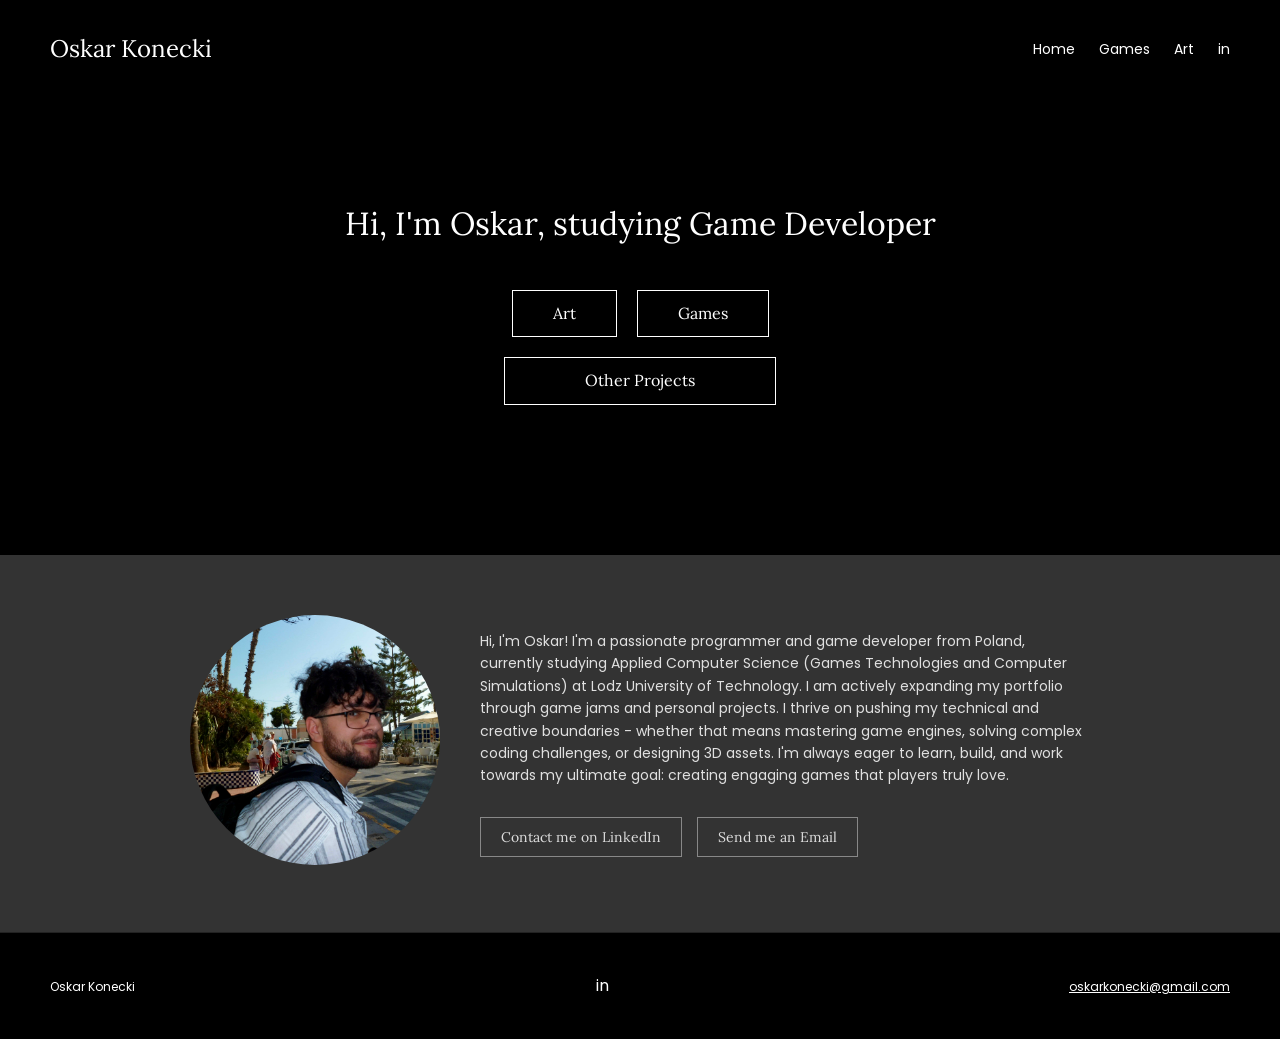
<file: index.html>
<!DOCTYPE html>
<html lang="en">
<head>
    <meta charset="UTF-8">
    <meta name="viewport" content="width=device-width, initial-scale=1.0">
    <title>Oskar Konecki - Portfolio</title>
    <link rel="stylesheet" href="style.css"><link href="https://fonts.googleapis.com/css2?family=Lora:ital,wght@0,400;0,600;1,400&family=Poppins:wght@300;400;500&display=swap" rel="stylesheet"> <link href="https://fonts.googleapis.com/css2?family=Playfair+Display:wght@400;600&family=Roboto:wght@300;400&display=swap" rel="stylesheet">
</head>
<body>

    <header class="navbar">
        <div class="logo"><a href="index.html">Oskar Konecki</a></div>
        <nav>
            <a href="index.html">Home</a>
            <a href="games.html">Games</a>
            <a href="art.html">Art</a>
            <a href="https://www.linkedin.com/in/oskar-konecki-936142355/" target="_blank">in</a>
        </nav>
    </header>

    <section class="hero">
        <h1>Hi, I'm Oskar, studying Game Developer</h1>
        
        <div class="hero-buttons">
            <a href="art.html" class="btn">Art</a>
            <a href="games.html" class="btn">Games</a>
        </div>
        <div class="hero-buttons-bottom">
            <a href="other.html" class="btn btn-wide">Other Projects</a>
        </div>
    </section>

    <section class="about-section">
        <div class="about-container">
            <div class="profile-image">
                <img src="profile.jpg" alt="Oskar Konecki">
            </div>
            <div class="about-text">
                <p>Hi, I'm Oskar! I'm a passionate programmer and game developer from Poland, currently studying Applied Computer Science (Games Technologies and Computer Simulations) at Lodz University of Technology. I am actively expanding my portfolio through game jams and personal projects. I thrive on pushing my technical and creative boundaries - whether that means mastering game engines, solving complex coding challenges, or designing 3D assets. I'm always eager to learn, build, and work towards my ultimate goal: creating engaging games that players truly love.</p>
                <div class="about-buttons">
                    <a href="https://www.linkedin.com/in/oskar-konecki-936142355/" class="btn" target="_blank">Contact me on LinkedIn</a>
                    <a href="mailto:oskarkonecki@gmail.com" class="btn" target="_blank">Send me an Email</a>
                </div>
            </div>
        </div>
    </section>

    <footer class="footer">
        <div class="footer-left">Oskar Konecki</div>
        <div class="footer-center">
           <a href="https://www.linkedin.com/in/oskar-konecki-936142355/" target="_blank">in</a>
        </div>
        <div class="footer-right">
            <a href="mailto:oskarkonecki@gmail.com" target="_blank">oskarkonecki@gmail.com</a>
        </div>
    </footer>

</body>
</html>
</file>
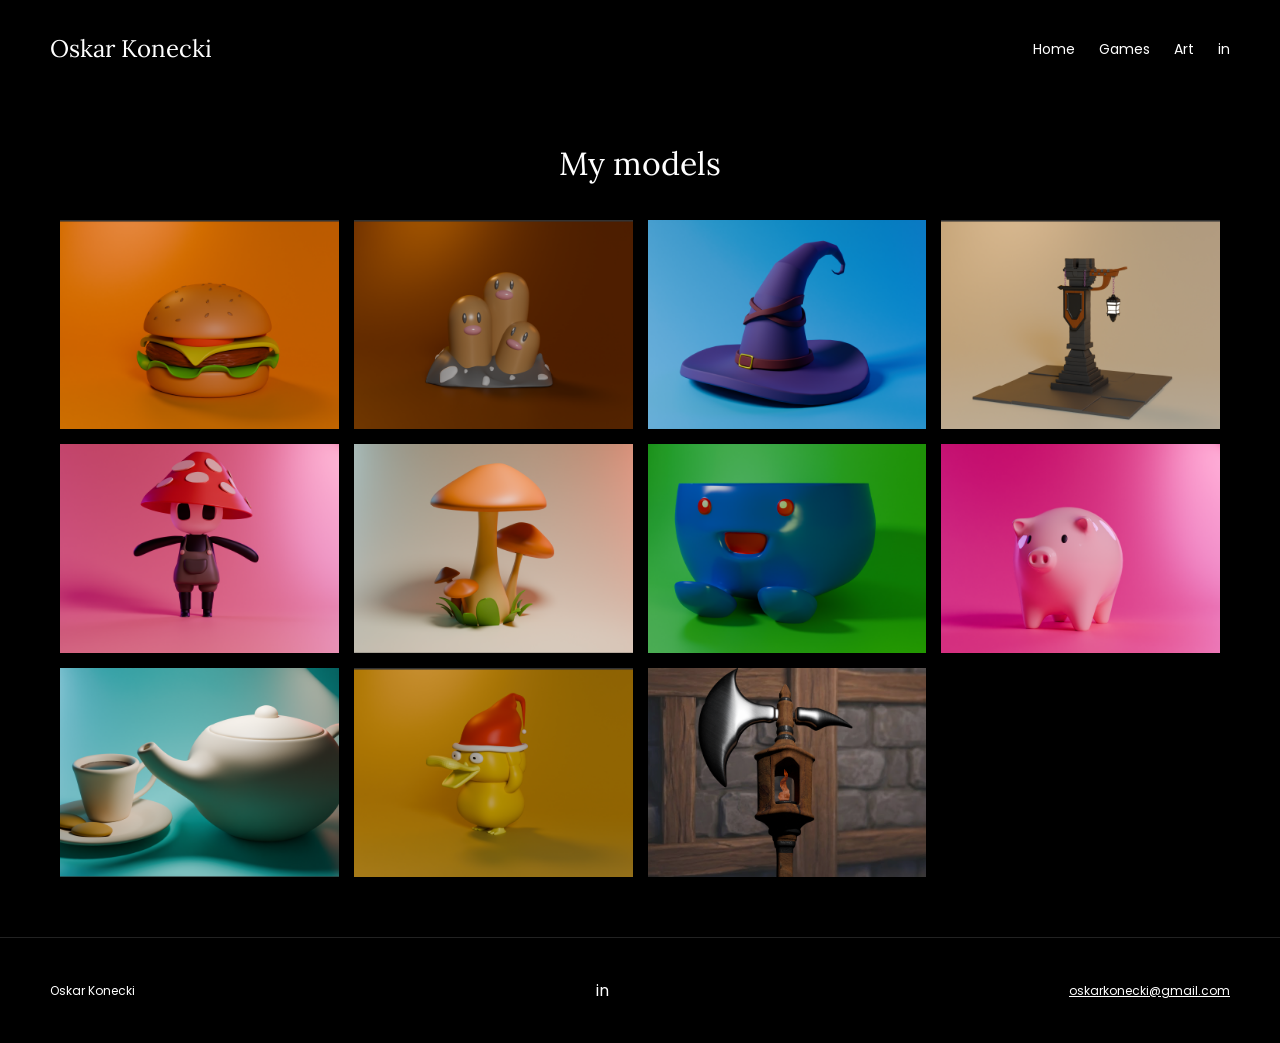
<file: art.html>
<!DOCTYPE html>
<html lang="en">
<head>
    <meta charset="UTF-8">
    <meta name="viewport" content="width=device-width, initial-scale=1.0">
    <title>Art - Oskar Konecki</title>
    <link rel="stylesheet" href="style.css">
    <link href="https://fonts.googleapis.com/css2?family=Lora:ital,wght@0,400;0,600;1,400&family=Poppins:wght@300;400;500&display=swap" rel="stylesheet">
</head>
<body>

    <header class="navbar">
        <div class="logo"><a href="index.html">Oskar Konecki</a></div>
        <nav>
            <a href="index.html">Home</a>
            <a href="games.html">Games</a>
            <a href="art.html">Art</a>
            <a href="https://www.linkedin.com/in/oskar-konecki-936142355/" target="_blank">in</a>
        </nav>
    </header>

    <section class="art-header">
        <h2>My models</h2>
    </section>
    
    <div class="art-grid">
        <img src="images/aty_high/high1.png" alt="3D Model">
        <img src="images/aty_high/high2.png" alt="3D Model">
        <img src="images/aty_high/high3.png" alt="3D Model">
        <img src="images/aty_high/high4.png" alt="3D Model">
        <img src="images/aty_high/high5.png" alt="3D Model">
        <img src="images/aty_high/high6.png" alt="3D Model">
        <img src="images/aty_high/high7.png" alt="3D Model">
        <img src="images/aty_high/high8.png" alt="3D Model">
        <img src="images/aty_high/high9.png" alt="3D Model">
        <img src="images/aty_high/high10.png" alt="3D Model">
        <img src="images/aty_high/high11.png" alt="3D Model">
    </div>

    <footer class="footer">
        <div class="footer-left">Oskar Konecki</div>
        <div class="footer-center">
           <a href="https://www.linkedin.com/in/oskar-konecki-936142355/" target="_blank">in</a>
        </div>
        <div class="footer-right">
            <a href="mailto:oskarkonecki@gmail.com" target="_blank">oskarkonecki@gmail.com</a>
        </div>
    </footer>

</body>
</html>
</file>
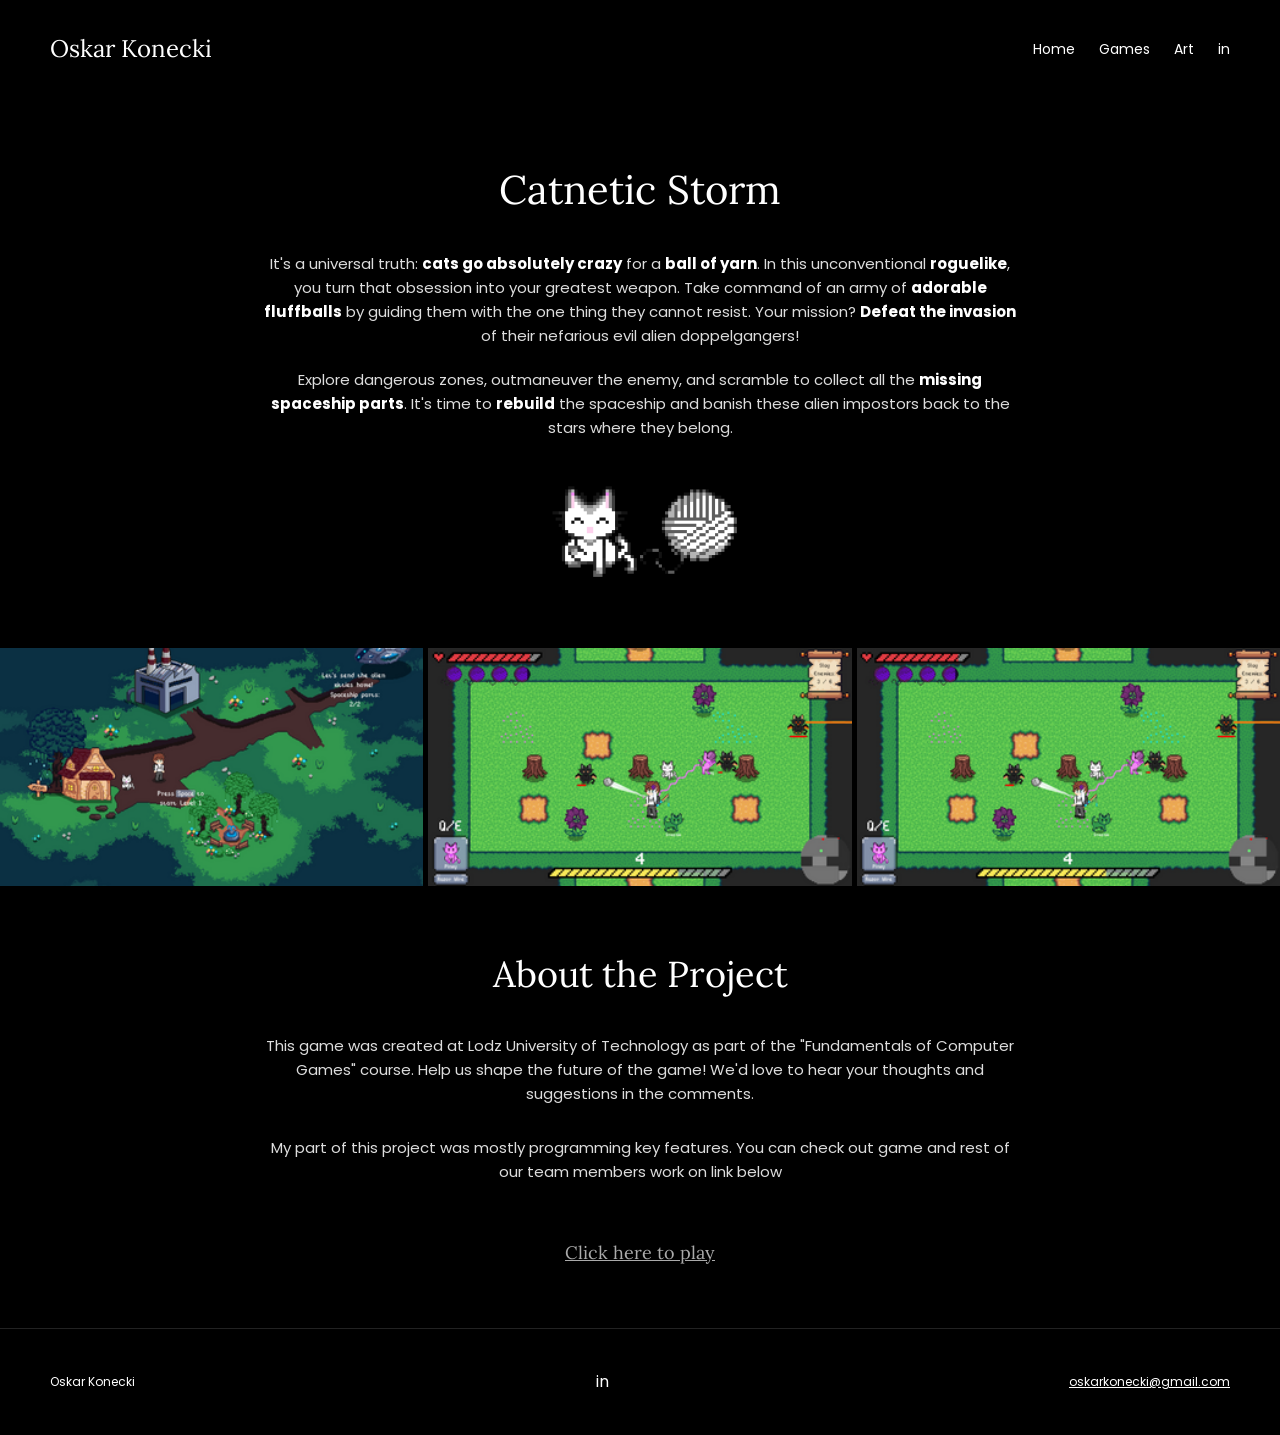
<file: catnetic.html>
<!DOCTYPE html>
<html lang="en">
<head>
    <meta charset="UTF-8">
    <meta name="viewport" content="width=device-width, initial-scale=1.0">
    <title>Catnetic Storm - Oskar Konecki</title>
    <link rel="stylesheet" href="style.css">
    <link href="https://fonts.googleapis.com/css2?family=Lora:ital,wght@0,400;0,600;1,400&family=Poppins:wght@300;400;500&display=swap" rel="stylesheet">
</head>
<body>

    <header class="navbar">
        <div class="logo"><a href="index.html">Oskar Konecki</a></div>
        <nav>
            <a href="index.html">Home</a>
            <a href="games.html">Games</a>
            <a href="art.html">Art</a>
            <a href="https://www.linkedin.com/in/oskar-konecki-936142355/" target="_blank">in</a>
        </nav>
    </header>

    <section class="project-hero">
        <h1>Catnetic Storm</h1>
        <p>It's a universal truth: <span class="bold-text">cats go absolutely crazy</span> for a <span class="bold-text">ball of yarn</span>. In this unconventional <span class="bold-text">roguelike</span>, you turn that obsession into your greatest weapon. Take command of an army of <span class="bold-text">adorable fluffballs</span> by guiding them with the one thing they cannot resist. Your mission? <span class="bold-text">Defeat the invasion</span> of their nefarious evil alien doppelgangers!</p>
        <p>Explore dangerous zones, outmaneuver the enemy, and scramble to collect all the <span class="bold-text">missing spaceship parts</span>. It's time to <span class="bold-text">rebuild</span> the spaceship and banish these alien impostors back to the stars where they belong.</p>
        <img src="catgif.gif" alt="Catnetic Icons" style="margin-top: 20px; width: 100px;"><img src="yarn.png" alt="Catnetic Icons" style="margin-top: 20px; width: 100px;">
    </section>

    <section class="project-gallery">
        <img src="catss1.png" alt="Gameplay 1">
        <img src="catss2.png" alt="Gameplay 2">
        <img src="catss2.png" alt="Gameplay 3">
    </section>

    <section class="about-project">
        <h2>About the Project</h2>
        <p>This game was created at Lodz University of Technology as part of the "Fundamentals of Computer Games" course. Help us shape the future of the game! We'd love to hear your thoughts and suggestions in the comments.</p>
        <p>My part of this project was mostly programming key features. You can check out game and rest of our team members work on link below</p>
        <br>
        <a href="https://raspberrycola.itch.io/catnetic-storm" class="play-link" target="_blank">Click here to play</a>
    </section>

    <footer class="footer">
        <div class="footer-left">Oskar Konecki</div>
        <div class="footer-center">
           <a href="https://www.linkedin.com/in/oskar-konecki-936142355/" target="_blank">in</a>
        </div>
        <div class="footer-right">
            <a href="mailto:oskarkonecki@gmail.com" target="_blank">oskarkonecki@gmail.com</a>
        </div>
    </footer>

</body>
</html>
</file>
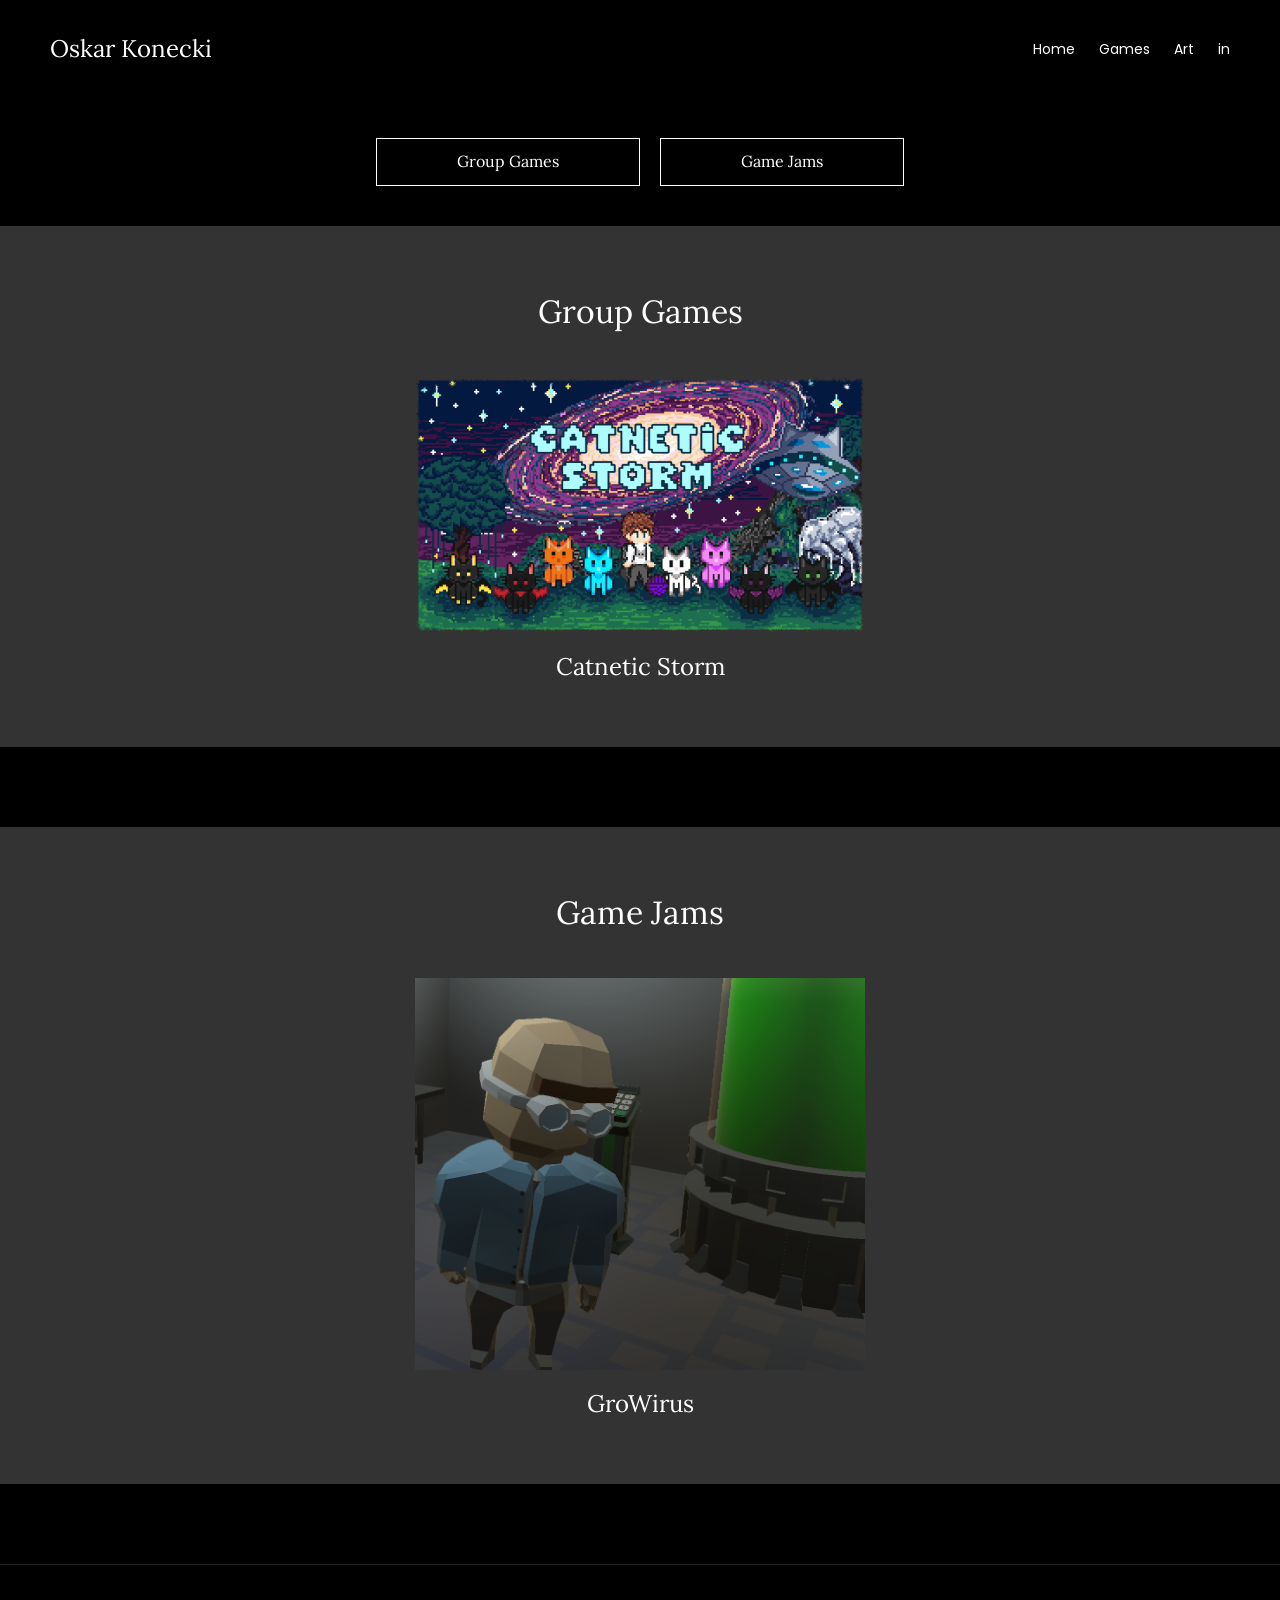
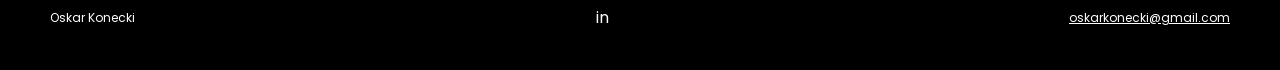
<file: games.html>
<!DOCTYPE html>
<html lang="en">
<head>
    <meta charset="UTF-8">
    <meta name="viewport" content="width=device-width, initial-scale=1.0">
    <title>Games - Oskar Konecki</title>
    <link rel="stylesheet" href="style.css">
    <link href="https://fonts.googleapis.com/css2?family=Lora:ital,wght@0,400;0,600;1,400&family=Poppins:wght@300;400;500&display=swap" rel="stylesheet">
</head>
<body>

    <header class="navbar">
        <div class="logo"><a href="index.html">Oskar Konecki</a></div>
        <nav>
            <a href="index.html">Home</a>
            <a href="games.html">Games</a>
            <a href="art.html">Art</a>
            <a href="https://www.linkedin.com/in/oskar-konecki-936142355/" target="_blank">in</a>
        </nav>
    </header>

    <div class="category-buttons">
        <a href="#group" class="btn btn-wide">Group Games</a>
        <a href="#jams" class="btn btn-wide">Game Jams</a>
    </div>

    <section id="group" class="games-section">
        <h2>Group Games</h2>
        <a href="catnetic.html" class="project-card">
            <img src="caticon.png" alt="Catnetic Storm">
            <h3>Catnetic Storm</h3>
        </a>
    </section>

    <section id="jams" class="games-section">
        <h2>Game Jams</h2>
        <a href="growirus.html" class="project-card">
            <img src="icon.png" alt="GroWirus">
            <h3>GroWirus</h3>
        </a>
    </section>

    <footer class="footer">
        <div class="footer-left">Oskar Konecki</div>
        <div class="footer-center">
           <a href="https://www.linkedin.com/in/oskar-konecki-936142355/" target="_blank">in</a>
        </div>
        <div class="footer-right">
            <a href="mailto:oskarkonecki@gmail.com" target="_blank">oskarkonecki@gmail.com</a>
        </div>
    </footer>

</body>
</html>
</file>
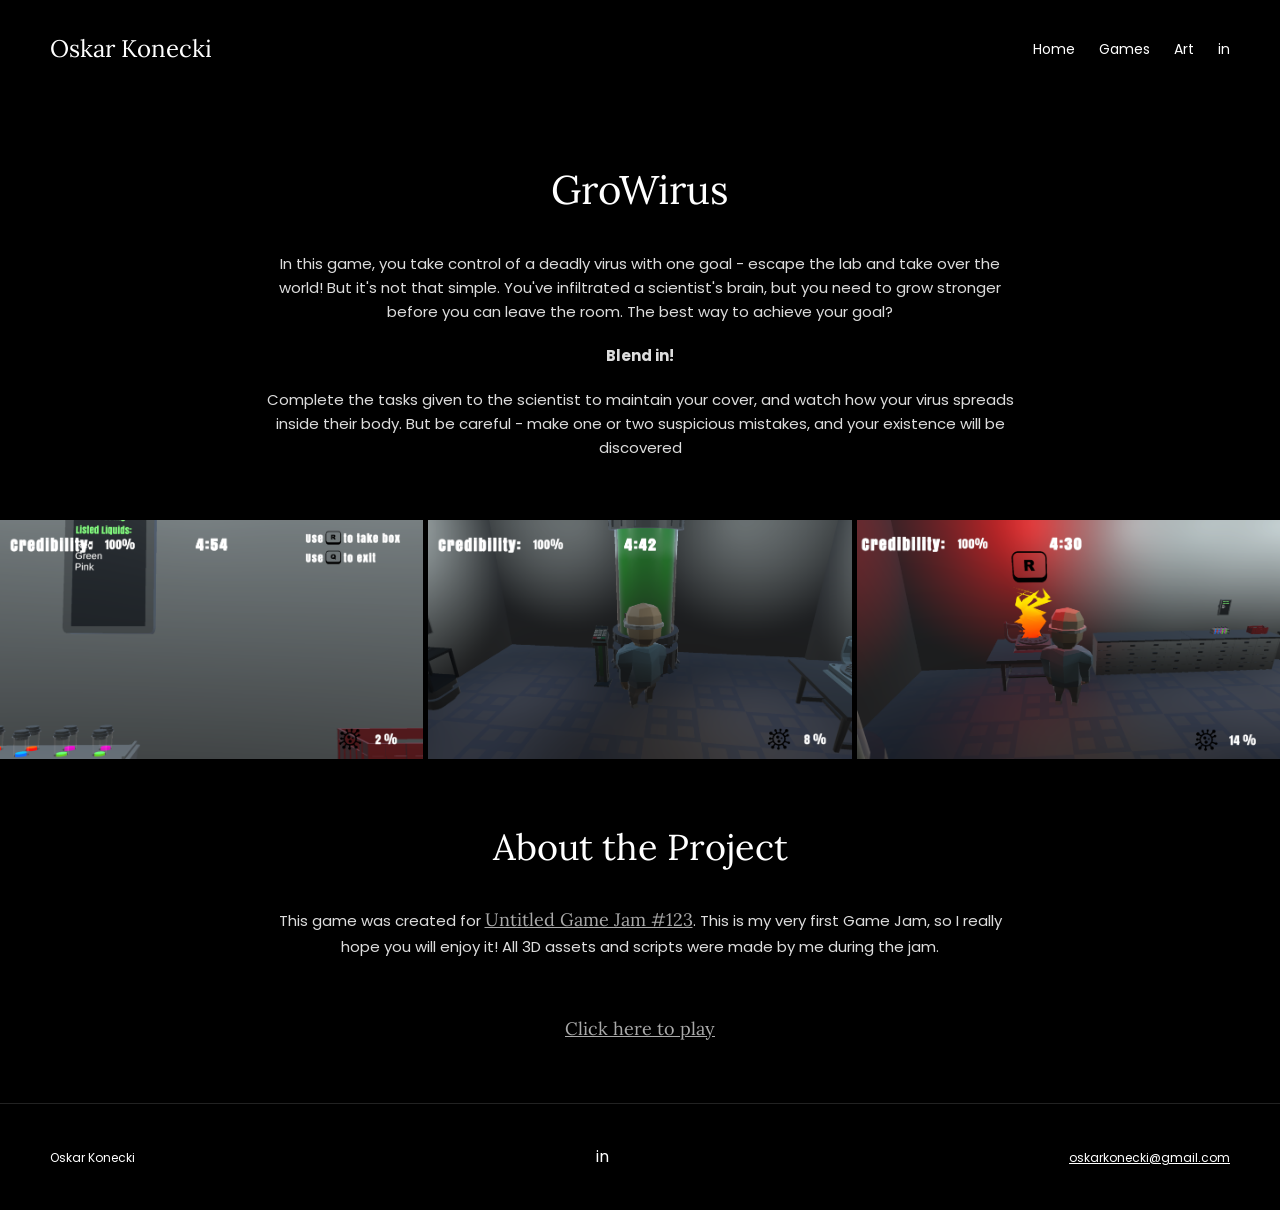
<file: growirus.html>
<!DOCTYPE html>
<html lang="en">
<head>
    <meta charset="UTF-8">
    <meta name="viewport" content="width=device-width, initial-scale=1.0">
    <title>GroWirus - Oskar Konecki</title>
    <link rel="stylesheet" href="style.css">
    <link href="https://fonts.googleapis.com/css2?family=Lora:ital,wght@0,400;0,600;1,400&family=Poppins:wght@300;400;500&display=swap" rel="stylesheet">
</head>
<body>

    <header class="navbar">
        <div class="logo"><a href="index.html">Oskar Konecki</a></div>
        <nav>
            <a href="index.html">Home</a>
            <a href="games.html">Games</a>
            <a href="art.html">Art</a>
            <a href="https://www.linkedin.com/in/oskar-konecki-936142355/" target="_blank">in</a>
        </nav>
    </header>

    <section class="project-hero">
        <h1>GroWirus</h1>
        <p>In this game, you take control of a deadly virus with one goal - escape the lab and take over the world! But it's not that simple. You've infiltrated a scientist's brain, but you need to grow stronger before you can leave the room. The best way to achieve your goal?</p>
        <p class="bold-text" style="margin: 20px 0;">Blend in!</p>
        <p>Complete the tasks given to the scientist to maintain your cover, and watch how your virus spreads inside their body. But be careful - make one or two suspicious mistakes, and your existence will be discovered</p>
    </section>

    <section class="project-gallery">
        <img src="ss1.png" alt="GroWirus Gameplay 1">
        <img src="ss2.png" alt="GroWirus Gameplay 2">
        <img src="ss3.png" alt="GroWirus Gameplay 3">
    </section>

    <section class="about-project">
        <h2>About the Project</h2>
        <p>This game was created for <a href="https://itch.io/jam/untitled-game-jam-123" class="play-link" target="_blank">Untitled Game Jam #123</a>. This is my very first Game Jam, so I really hope you will enjoy it! All 3D assets and scripts were made by me during the jam.</p>
        <br>
        <a href="https://ozerek.itch.io/growirus" class="play-link" target="_blank">Click here to play</a>
    </section>

    <footer class="footer">
        <div class="footer-left">Oskar Konecki</div>
        <div class="footer-center">
           <a href="https://www.linkedin.com/in/oskar-konecki-936142355/" target="_blank">in</a>
        </div>
        <div class="footer-right">
            <a href="mailto:oskarkonecki@gmail.com" target="_blank">oskarkonecki@gmail.com</a>
        </div>
    </footer>

</body>
</html>
</file>
<file: style.css>
:root {
    --bg-color: #000000;
    --text-color: #ffffff;
    --gray-bg: #333333; 
    --font-heading: 'Lora', serif;   
    --font-text: 'Poppins', sans-serif; 
}

* {
    margin: 0;
    padding: 0;
    box-sizing: border-box;
}

body {
    background-color: var(--bg-color);
    color: var(--text-color);
    font-family: var(--font-text);
    line-height: 1.6;
}

h1, h2, h3, .logo {
    font-family: var(--font-heading);
    font-weight: 400;
}

a {
    color: var(--text-color);
    text-decoration: none;
    transition: 0.3s;
}

a:hover {
    color: #cccccc;
}

/* --- nav --- */
.navbar {
    display: flex;
    justify-content: space-between;
    align-items: center;
    padding: 30px 50px;
}

.logo {
    font-size: 24px;
}

.navbar nav a {
    margin-left: 20px;
    font-size: 14px;
}

/* --- main --- */
.hero {
    text-align: center;
    padding: 100px 20px;
}

.hero h1 {
    font-size: 32px;
    margin-bottom: 40px;
}

.hero-buttons {
    display: flex;
    justify-content: center;
    gap: 20px;
    margin-bottom: 20px;
}

.btn {
    display: inline-block;
    padding: 10px 40px;
    border: 1px solid #fff;
    background: transparent;
    color: #fff;
    cursor: pointer;
    font-family: var(--font-heading);
    font-size: 16px;
}

.btn:hover {
    background-color: #fff;
    color: #000;
}

.hero-buttons-bottom {
    display: flex;
    justify-content: center;
}

.btn-wide {
    padding: 10px 80px;
}

/* --- aboutme --- */
.about-section {
    background-color: var(--gray-bg);
    padding: 60px 20px;
    margin-top: 50px;
}

.about-container {
    max-width: 900px;
    margin: 0 auto;
    display: flex;
    align-items: center;
    gap: 40px;
}

.profile-image img {
    width: 250px;
    height: 250px;
    border-radius: 50%;
    object-fit: cover;
}

.about-text p {
    font-size: 14px;
    margin-bottom: 30px;
    color: #e0e0e0;
}

.about-buttons {
    display: flex;
    gap: 15px;
}

.about-buttons .btn {
    font-size: 14px;
    padding: 8px 20px;
    border-color: #888;
    color: #ddd;
}

.about-buttons .btn:hover {
    background-color: #888;
    color: #000;
}

/* --- footer --- */
.footer {
    display: flex;
    justify-content: space-between;
    align-items: center;
    padding: 40px 50px;
    font-size: 12px;
    border-top: 1px solid #222;
}

.footer-center a {
    margin: 0 10px;
    font-size: 16px;
}

.footer-right a {
    text-decoration: underline;
}

/* --- resp --- */
@media (max-width: 768px) {
    .navbar, .footer {
        flex-direction: column;
        gap: 15px;
        padding: 20px;
    }
    .about-container {
        flex-direction: column;
        text-align: center;
    }
    .about-buttons {
        justify-content: center;
        flex-wrap: wrap;
    }
}

.category-buttons {
    display: flex;
    justify-content: center;
    gap: 20px;
    margin: 40px 20px;
}

.games-section {
    background-color: var(--gray-bg);
    padding: 60px 20px;
    text-align: center;
    margin-bottom: 80px; 
}

.games-section h2 {
    font-size: 32px;
    margin-bottom: 40px;
}

.project-card {
    display: inline-block;
    text-align: center;
    text-decoration: none;
    transition: transform 0.3s;
}

.project-card:hover {
    transform: scale(1.02);
}

.project-card img {
    width: 100%;
    max-width: 450px;
    height: auto;
    display: block;
    margin: 0 auto;
}

.project-card h3 {
    margin-top: 15px;
    font-size: 24px;
    color: var(--text-color);
}

/* ---art --- */
.art-header {
    text-align: center;
    padding: 40px 20px 20px;
}

.art-header h2 {
    font-size: 32px;
    margin-bottom: 10px;
}

.art-subtitle {
    font-size: 12px;
    color: #aaaaaa;
    margin-bottom: 40px;
}

.art-grid {
    display: grid;
    grid-template-columns: repeat(4, 1fr);
    gap: 15px;
    max-width: 1200px;
    margin: 0 auto 60px auto;
    padding: 0 20px;
}

.art-grid img {
    width: 100%;
    aspect-ratio: 4/3;
    object-fit: cover;
    background-color: var(--gray-bg); 
}

/* --- game --- */
.project-hero {
    text-align: center;
    max-width: 800px;
    margin: 60px auto;
    padding: 0 20px;
}

.project-hero h1 {
    font-size: 40px;
    margin-bottom: 30px;
}

.project-hero p {
    color: #dddddd;
    margin-bottom: 20px;
    font-size: 15px;
}

.bold-text {
    font-weight: bold;
    color: #ffffff;
}

.project-gallery {
    display: grid;
    grid-template-columns: repeat(3, 1fr);
    gap: 5px;
    max-width: 100%;
    margin: 40px 0;
}

.project-gallery img {
    width: 100%;
    aspect-ratio: 16/9;
    object-fit: cover;
}

.about-project {
    text-align: center;
    max-width: 800px;
    margin: 60px auto;
    padding: 0 20px;
}

.about-project h2 {
    font-size: 36px;
    margin-bottom: 30px;
}

.about-project p {
    color: #dddddd;
    margin-bottom: 30px;
    font-size: 15px;
}

.play-link {
    font-family: var(--font-heading);
    color: #aaaaaa;
    text-decoration: underline;
    font-size: 18px;
}

.play-link:hover {
    color: #ffffff;
}

/* --- resp --- */
@media (max-width: 900px) {
    .art-grid {
        grid-template-columns: repeat(2, 1fr);
    }
    .project-gallery {
        grid-template-columns: 1fr;
        padding: 0 10px;
    }
}

@media (max-width: 600px) {
    .category-buttons {
        flex-direction: column;
    }
    .art-grid {
        grid-template-columns: 1fr;
    }
}

/* --- other --- */
.other-projects {
    text-align: center;
    max-width: 1000px;
    margin: 80px auto;
    padding: 0 20px;
}

.other-project-card {
    margin-bottom: 60px;
    transition: transform 0.3s;
}

.other-project-card:hover {
    transform: scale(1.02);
}

.other-project-card img {
    width: 100%;
    height: auto;
    border: 1px solid #333; 
    margin-bottom: 20px;
}

.other-project-title {
    font-family: var(--font-heading);
    font-size: 24px;
    color: #aaaaaa;
    text-decoration: underline;
}

.other-project-title:hover {
    color: #ffffff;
}
</file>
